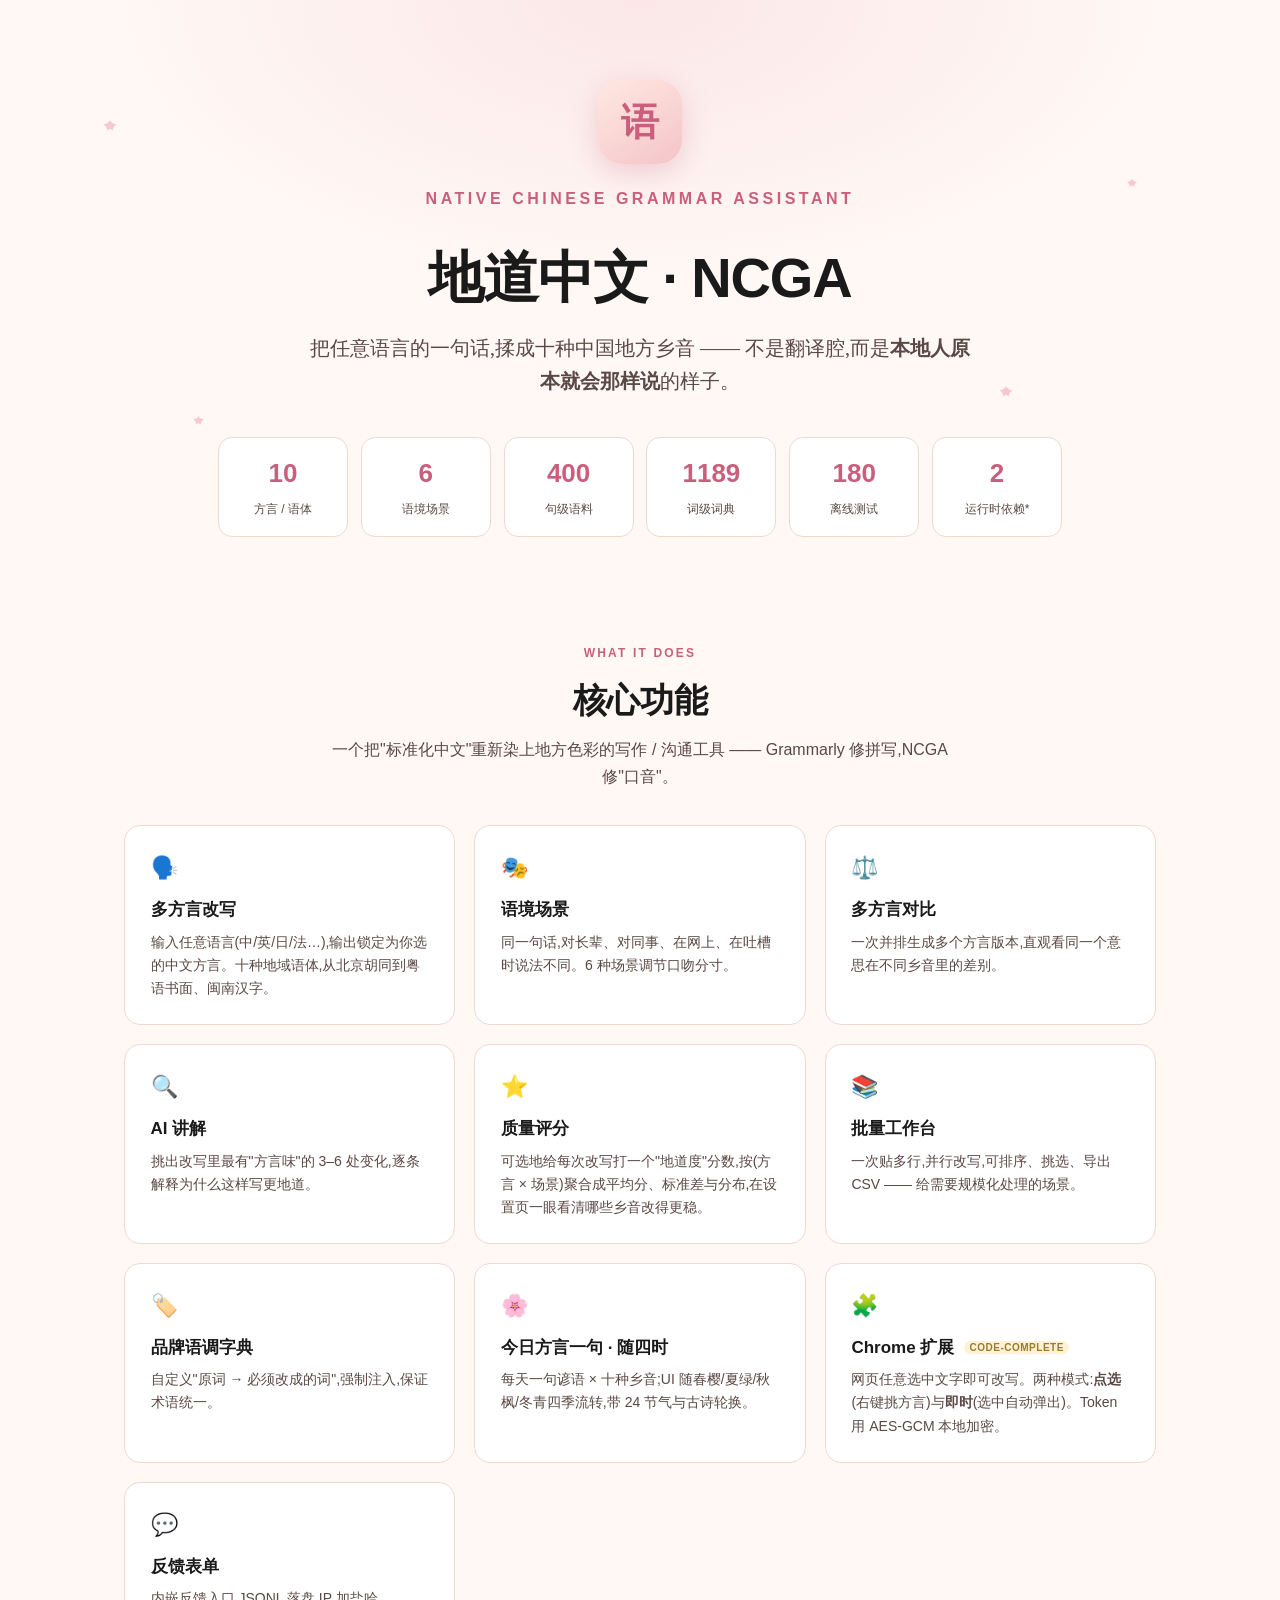
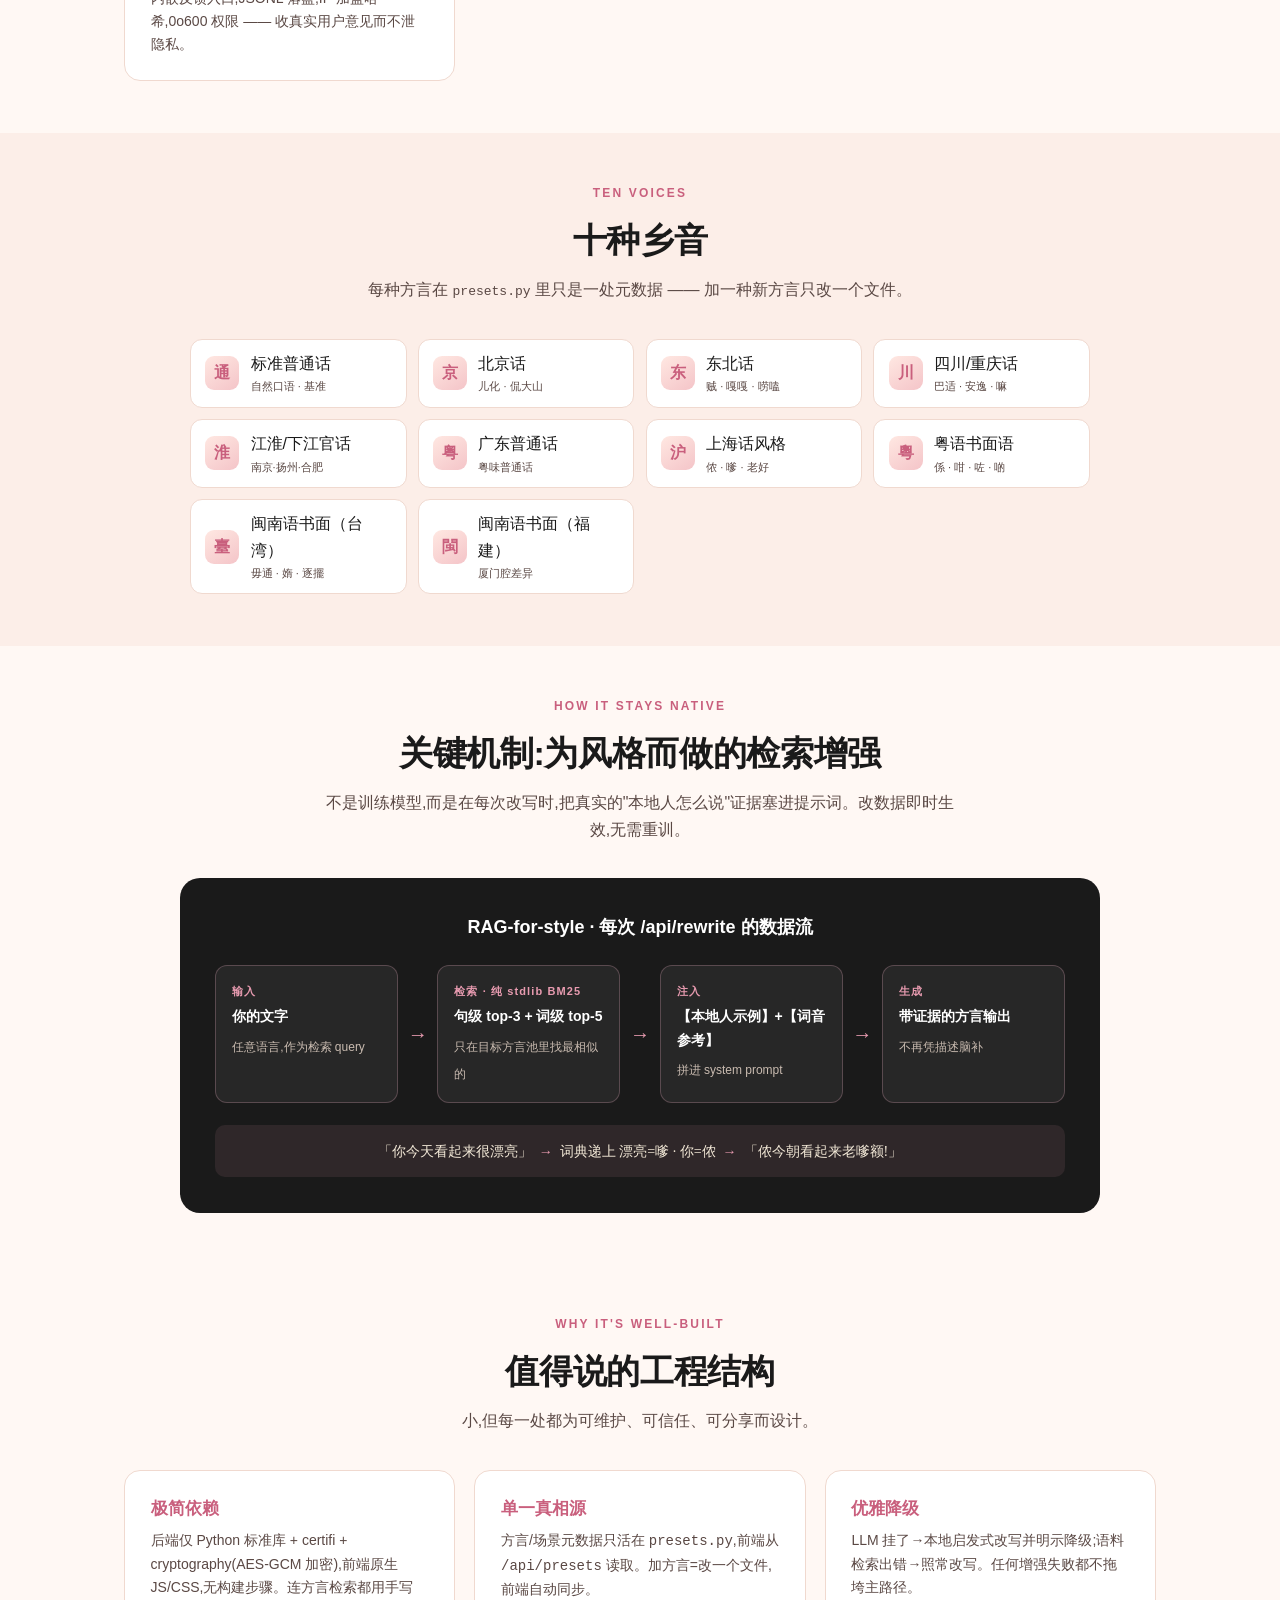
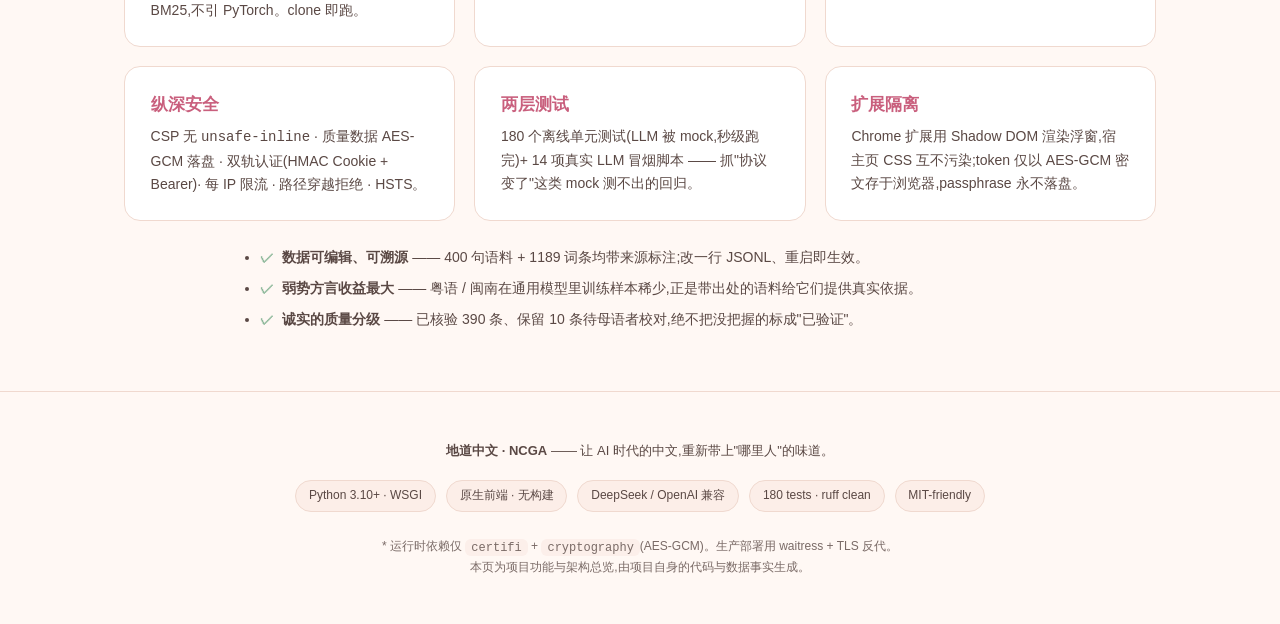
<file: docs/showcase.html>
<!doctype html>
<html lang="zh-CN">
<head>
<meta charset="utf-8">
<meta name="viewport" content="width=device-width, initial-scale=1">
<title>地道中文 · NCGA — 功能与架构总览</title>
<style>
  :root{
    --bg:#FFF8F4; --bg-soft:#FCEEE8; --ink:#1A1A1A; --ink-soft:#5A4844;
    --rule:#F0D9CF; --pink:#E89BB0; --pink-deep:#C95F7D; --green:#8FB99B;
    --gold:#C9A85E; --card:#FFFFFF;
    --serif:"Noto Serif SC","Songti SC",serif;
    --sans:"Inter","Noto Sans SC",-apple-system,BlinkMacSystemFont,"PingFang SC",sans-serif;
  }
  *{box-sizing:border-box;margin:0;padding:0}
  html{scroll-behavior:smooth}
  body{background:var(--bg);color:var(--ink);font-family:var(--sans);line-height:1.65;-webkit-font-smoothing:antialiased}
  .wrap{max-width:1080px;margin:0 auto;padding:0 1.5rem}

  /* hero */
  .hero{position:relative;text-align:center;padding:5rem 1.5rem 3.5rem;overflow:hidden;
        background:radial-gradient(ellipse 70% 80% at 50% 0%,rgba(232,155,176,.18),transparent 60%)}
  .hero .seal{display:inline-flex;align-items:center;justify-content:center;width:84px;height:84px;border-radius:24px;
       background:linear-gradient(145deg,#FFE8E2,#F4C4C8);box-shadow:0 8px 28px rgba(201,95,125,.25);margin-bottom:1.4rem;
       font-family:var(--serif);font-size:38px;color:var(--pink-deep);font-weight:700}
  .hero h1{font-size:clamp(34px,6vw,56px);font-weight:800;letter-spacing:-.02em;margin-bottom:.5rem}
  .hero .en{font-size:clamp(13px,2vw,16px);text-transform:uppercase;letter-spacing:.22em;color:var(--pink-deep);font-weight:600;margin-bottom:1.2rem}
  .hero .lede{max-width:660px;margin:0 auto;font-size:clamp(16px,2.4vw,20px);color:var(--ink-soft);font-family:var(--serif)}
  .petal{position:absolute;width:16px;height:16px;opacity:.7;
    background:url("data:image/svg+xml;utf8,<svg xmlns='http://www.w3.org/2000/svg' viewBox='0 0 24 24'><path d='M12 2 C14 6 18 8 22 8 C18 10 16 14 16 18 C14 14 10 14 8 18 C8 14 6 10 2 8 C6 8 10 6 12 2 Z' fill='%23F4B3C6'/></svg>") no-repeat center/contain}

  /* stats */
  .stats{display:flex;flex-wrap:wrap;justify-content:center;gap:.8rem;margin:2.4rem auto 0;max-width:860px}
  .stat{background:var(--card);border:1px solid var(--rule);border-radius:14px;padding:.9rem 1.3rem;min-width:130px;text-align:center}
  .stat b{display:block;font-size:26px;font-weight:800;color:var(--pink-deep);font-family:var(--sans)}
  .stat span{font-size:12px;color:var(--ink-soft)}

  section{padding:3.2rem 0}
  .kicker{text-align:center;font-size:12px;letter-spacing:.18em;text-transform:uppercase;color:var(--pink-deep);font-weight:700;margin-bottom:.5rem}
  h2{text-align:center;font-size:clamp(24px,4vw,34px);font-weight:800;letter-spacing:-.01em;margin-bottom:.6rem}
  .sub{text-align:center;color:var(--ink-soft);max-width:640px;margin:0 auto 2.2rem}

  .grid{display:grid;grid-template-columns:repeat(auto-fit,minmax(300px,1fr));gap:1.2rem}
  .card{background:var(--card);border:1px solid var(--rule);border-radius:16px;padding:1.5rem 1.6rem;transition:transform .2s,box-shadow .2s}
  .card:hover{transform:translateY(-3px);box-shadow:0 12px 30px rgba(0,0,0,.06)}
  .card .ic{font-size:22px;margin-bottom:.6rem}
  .card h3{font-size:17px;font-weight:700;margin-bottom:.4rem}
  .card h3 .tag{font-size:10px;font-weight:600;vertical-align:middle;margin-left:.5em;padding:.1em .55em;border-radius:999px;background:var(--bg-soft);color:var(--pink-deep);text-transform:uppercase;letter-spacing:.05em}
  .card h3 .tag.beta{background:#FFF1D6;color:#9A7B2E}
  .card p{font-size:14px;color:var(--ink-soft)}

  /* varieties */
  .varieties{background:var(--bg-soft)}
  .vlist{display:grid;grid-template-columns:repeat(auto-fill,minmax(200px,1fr));gap:.7rem;max-width:900px;margin:0 auto}
  .v{display:flex;align-items:center;gap:.7rem;background:var(--card);border:1px solid var(--rule);border-radius:12px;padding:.7rem .9rem}
  .v .glyph{width:34px;height:34px;flex:none;border-radius:9px;background:linear-gradient(145deg,#FFE8E2,#F4C4C8);display:flex;align-items:center;justify-content:center;font-family:var(--serif);font-weight:700;color:var(--pink-deep)}
  .v small{display:block;color:var(--ink-soft);font-size:11px}

  /* flow */
  .flow{background:var(--ink);color:#F4EAD8;border-radius:20px;padding:2.2rem;max-width:920px;margin:0 auto;font-family:var(--sans)}
  .flow h3{color:#fff;text-align:center;margin-bottom:1.4rem;font-size:18px}
  .pipe{display:flex;flex-wrap:wrap;align-items:stretch;gap:.6rem;justify-content:center}
  .step{flex:1;min-width:150px;background:rgba(255,255,255,.06);border:1px solid rgba(244,179,198,.25);border-radius:12px;padding:1rem}
  .step .n{font-size:11px;color:var(--pink);font-weight:700;letter-spacing:.1em}
  .step b{display:block;margin:.3rem 0;font-size:14px;color:#fff}
  .step span{font-size:12px;color:#C9BBB0}
  .arrow{align-self:center;color:var(--pink);font-size:20px}
  .flow .ex{margin-top:1.4rem;background:rgba(232,155,176,.1);border-radius:10px;padding:.9rem 1.1rem;font-family:var(--serif);font-size:14px;text-align:center}
  .flow .ex .ar{color:var(--pink);margin:0 .5em}

  /* arch */
  .arch .card h3{color:var(--pink-deep)}
  .why{max-width:760px;margin:1.6rem auto 0;font-size:14px;color:var(--ink-soft)}
  .why li{margin:.5rem 0;padding-left:1.4rem;position:relative}
  .why li::before{content:"✓";position:absolute;left:0;color:var(--green);font-weight:700}

  footer{text-align:center;padding:3rem 1.5rem;color:var(--ink-soft);font-size:13px;border-top:1px solid var(--rule)}
  footer code{background:var(--bg-soft);padding:.15em .5em;border-radius:6px;font-size:12px}
  .badge{display:inline-block;margin:.2rem;padding:.3rem .8rem;border-radius:999px;background:var(--bg-soft);border:1px solid var(--rule);font-size:12px;color:var(--ink-soft)}
  @media(max-width:600px){.arrow{display:none}}
</style>
</head>
<body>

<header class="hero">
  <div class="petal" style="left:8%;top:20%"></div>
  <div class="petal" style="left:88%;top:30%;width:12px;height:12px"></div>
  <div class="petal" style="left:78%;top:65%"></div>
  <div class="petal" style="left:15%;top:70%;width:13px;height:13px"></div>
  <div class="seal">语</div>
  <div class="en">Native Chinese Grammar Assistant</div>
  <h1>地道中文 · NCGA</h1>
  <p class="lede">把任意语言的一句话,揉成十种中国地方乡音 —— 不是翻译腔,而是<strong>本地人原本就会那样说</strong>的样子。</p>
  <div class="stats">
    <div class="stat"><b>10</b><span>方言 / 语体</span></div>
    <div class="stat"><b>6</b><span>语境场景</span></div>
    <div class="stat"><b>400</b><span>句级语料</span></div>
    <div class="stat"><b>1189</b><span>词级词典</span></div>
    <div class="stat"><b>180</b><span>离线测试</span></div>
    <div class="stat"><b>2</b><span>运行时依赖*</span></div>
  </div>
</header>

<section>
  <div class="wrap">
    <div class="kicker">What it does</div>
    <h2>核心功能</h2>
    <p class="sub">一个把"标准化中文"重新染上地方色彩的写作 / 沟通工具 —— Grammarly 修拼写,NCGA 修"口音"。</p>
    <div class="grid">
      <div class="card"><div class="ic">🗣️</div><h3>多方言改写</h3><p>输入任意语言(中/英/日/法…),输出锁定为你选的中文方言。十种地域语体,从北京胡同到粤语书面、闽南汉字。</p></div>
      <div class="card"><div class="ic">🎭</div><h3>语境场景</h3><p>同一句话,对长辈、对同事、在网上、在吐槽时说法不同。6 种场景调节口吻分寸。</p></div>
      <div class="card"><div class="ic">⚖️</div><h3>多方言对比</h3><p>一次并排生成多个方言版本,直观看同一个意思在不同乡音里的差别。</p></div>
      <div class="card"><div class="ic">🔍</div><h3>AI 讲解</h3><p>挑出改写里最有"方言味"的 3–6 处变化,逐条解释为什么这样写更地道。</p></div>
      <div class="card"><div class="ic">⭐</div><h3>质量评分</h3><p>可选地给每次改写打一个"地道度"分数,按(方言 × 场景)聚合成平均分、标准差与分布,在设置页一眼看清哪些乡音改得更稳。</p></div>
      <div class="card"><div class="ic">📚</div><h3>批量工作台</h3><p>一次贴多行,并行改写,可排序、挑选、导出 CSV —— 给需要规模化处理的场景。</p></div>
      <div class="card"><div class="ic">🏷️</div><h3>品牌语调字典</h3><p>自定义"原词 → 必须改成的词",强制注入,保证术语统一。</p></div>
      <div class="card"><div class="ic">🌸</div><h3>今日方言一句 · 随四时</h3><p>每天一句谚语 × 十种乡音;UI 随春樱/夏绿/秋枫/冬青四季流转,带 24 节气与古诗轮换。</p></div>
      <div class="card"><div class="ic">🧩</div><h3>Chrome 扩展 <span class="tag beta">code-complete</span></h3><p>网页任意选中文字即可改写。两种模式:<strong>点选</strong>(右键挑方言)与<strong>即时</strong>(选中自动弹出)。Token 用 AES-GCM 本地加密。</p></div>
      <div class="card"><div class="ic">💬</div><h3>反馈表单</h3><p>内嵌反馈入口,JSONL 落盘,IP 加盐哈希,0o600 权限 —— 收真实用户意见而不泄隐私。</p></div>
    </div>
  </div>
</section>

<section class="varieties">
  <div class="wrap">
    <div class="kicker">Ten voices</div>
    <h2>十种乡音</h2>
    <p class="sub">每种方言在 <code>presets.py</code> 里只是一处元数据 —— 加一种新方言只改一个文件。</p>
    <div class="vlist">
      <div class="v"><div class="glyph">通</div><div>标准普通话<small>自然口语 · 基准</small></div></div>
      <div class="v"><div class="glyph">京</div><div>北京话<small>儿化 · 侃大山</small></div></div>
      <div class="v"><div class="glyph">东</div><div>东北话<small>贼 · 嘎嘎 · 唠嗑</small></div></div>
      <div class="v"><div class="glyph">川</div><div>四川/重庆话<small>巴适 · 安逸 · 嘛</small></div></div>
      <div class="v"><div class="glyph">淮</div><div>江淮/下江官话<small>南京·扬州·合肥</small></div></div>
      <div class="v"><div class="glyph">粤</div><div>广东普通话<small>粤味普通话</small></div></div>
      <div class="v"><div class="glyph">沪</div><div>上海话风格<small>侬 · 嗲 · 老好</small></div></div>
      <div class="v"><div class="glyph">粵</div><div>粤语书面语<small>係 · 咁 · 咗 · 啲</small></div></div>
      <div class="v"><div class="glyph">臺</div><div>闽南语书面（台湾）<small>毋通 · 媠 · 逐擺</small></div></div>
      <div class="v"><div class="glyph">閩</div><div>闽南语书面（福建）<small>厦门腔差异</small></div></div>
    </div>
  </div>
</section>

<section>
  <div class="wrap">
    <div class="kicker">How it stays native</div>
    <h2>关键机制:为风格而做的检索增强</h2>
    <p class="sub">不是训练模型,而是在每次改写时,把真实的"本地人怎么说"证据塞进提示词。改数据即时生效,无需重训。</p>
    <div class="flow">
      <h3>RAG-for-style · 每次 /api/rewrite 的数据流</h3>
      <div class="pipe">
        <div class="step"><div class="n">输入</div><b>你的文字</b><span>任意语言,作为检索 query</span></div>
        <div class="arrow">→</div>
        <div class="step"><div class="n">检索 · 纯 stdlib BM25</div><b>句级 top-3 + 词级 top-5</b><span>只在目标方言池里找最相似的</span></div>
        <div class="arrow">→</div>
        <div class="step"><div class="n">注入</div><b>【本地人示例】+【词音参考】</b><span>拼进 system prompt</span></div>
        <div class="arrow">→</div>
        <div class="step"><div class="n">生成</div><b>带证据的方言输出</b><span>不再凭描述脑补</span></div>
      </div>
      <div class="ex">「你今天看起来很漂亮」<span class="ar">→</span>词典递上 漂亮=嗲 · 你=侬<span class="ar">→</span>「侬今朝看起来老嗲额!」</div>
    </div>
  </div>
</section>

<section class="arch">
  <div class="wrap">
    <div class="kicker">Why it's well-built</div>
    <h2>值得说的工程结构</h2>
    <p class="sub">小,但每一处都为可维护、可信任、可分享而设计。</p>
    <div class="grid">
      <div class="card"><h3>极简依赖</h3><p>后端仅 Python 标准库 + certifi + cryptography(AES-GCM 加密),前端原生 JS/CSS,无构建步骤。连方言检索都用手写 BM25,不引 PyTorch。clone 即跑。</p></div>
      <div class="card"><h3>单一真相源</h3><p>方言/场景元数据只活在 <code>presets.py</code>,前端从 <code>/api/presets</code> 读取。加方言=改一个文件,前端自动同步。</p></div>
      <div class="card"><h3>优雅降级</h3><p>LLM 挂了→本地启发式改写并明示降级;语料检索出错→照常改写。任何增强失败都不拖垮主路径。</p></div>
      <div class="card"><h3>纵深安全</h3><p>CSP 无 <code>unsafe-inline</code> · 质量数据 AES-GCM 落盘 · 双轨认证(HMAC Cookie + Bearer)· 每 IP 限流 · 路径穿越拒绝 · HSTS。</p></div>
      <div class="card"><h3>两层测试</h3><p>180 个离线单元测试(LLM 被 mock,秒级跑完)+ 14 项真实 LLM 冒烟脚本 —— 抓"协议变了"这类 mock 测不出的回归。</p></div>
      <div class="card"><h3>扩展隔离</h3><p>Chrome 扩展用 Shadow DOM 渲染浮窗,宿主页 CSS 互不污染;token 仅以 AES-GCM 密文存于浏览器,passphrase 永不落盘。</p></div>
    </div>
    <ul class="why">
      <li><b>数据可编辑、可溯源</b> —— 400 句语料 + 1189 词条均带来源标注;改一行 JSONL、重启即生效。</li>
      <li><b>弱势方言收益最大</b> —— 粤语 / 闽南在通用模型里训练样本稀少,正是带出处的语料给它们提供真实依据。</li>
      <li><b>诚实的质量分级</b> —— 已核验 390 条、保留 10 条待母语者校对,绝不把没把握的标成"已验证"。</li>
    </ul>
  </div>
</section>

<footer>
  <div class="wrap">
    <p style="margin-bottom:1rem"><strong>地道中文 · NCGA</strong> —— 让 AI 时代的中文,重新带上"哪里人"的味道。</p>
    <span class="badge">Python 3.10+ · WSGI</span>
    <span class="badge">原生前端 · 无构建</span>
    <span class="badge">DeepSeek / OpenAI 兼容</span>
    <span class="badge">180 tests · ruff clean</span>
    <span class="badge">MIT-friendly</span>
    <p style="margin-top:1.4rem;font-size:12px;opacity:.8">* 运行时依赖仅 <code>certifi</code> + <code>cryptography</code>(AES-GCM)。生产部署用 waitress + TLS 反代。<br>
    本页为项目功能与架构总览,由项目自身的代码与数据事实生成。</p>
  </div>
</footer>

</body>
</html>
</file>
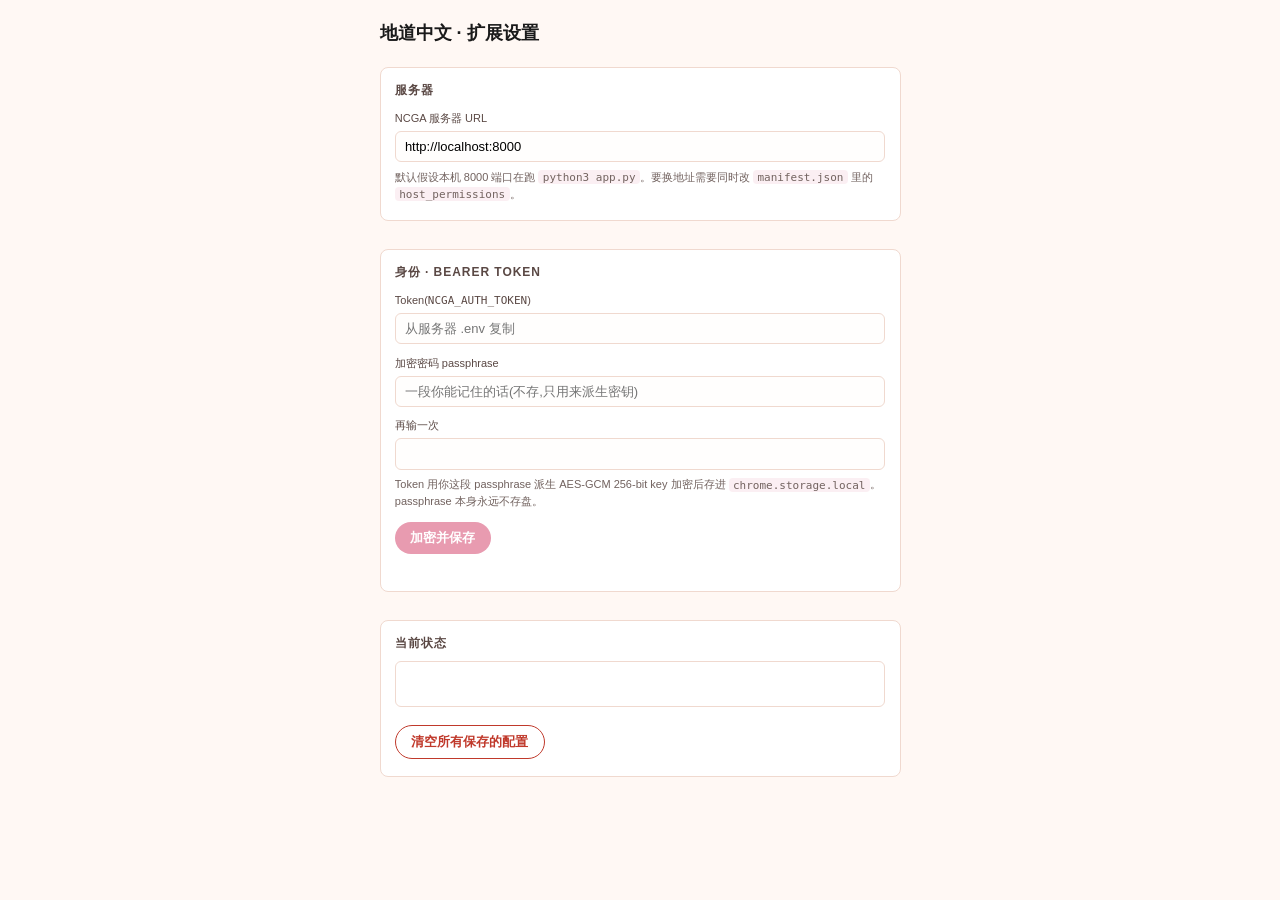
<file: extension/options/options.html>
<!doctype html>
<html lang="zh-CN">
<head>
  <meta charset="utf-8">
  <title>地道中文 · 设置</title>
  <link rel="stylesheet" href="options.css">
</head>
<body>
  <main class="wrap">
    <h1>地道中文 · 扩展设置</h1>

    <section class="grp">
      <h2>服务器</h2>
      <label for="server-url">NCGA 服务器 URL</label>
      <input id="server-url" type="text" placeholder="http://localhost:8000" value="http://localhost:8000">
      <p class="hint">默认假设本机 8000 端口在跑 <code>python3 app.py</code>。要换地址需要同时改 <code>manifest.json</code> 里的 <code>host_permissions</code>。</p>
    </section>

    <section class="grp">
      <h2>身份 · Bearer Token</h2>
      <label for="token">Token(<code>NCGA_AUTH_TOKEN</code>)</label>
      <input id="token" type="password" placeholder="从服务器 .env 复制" autocomplete="off">
      <label for="passphrase">加密密码 passphrase</label>
      <input id="passphrase" type="password" placeholder="一段你能记住的话(不存,只用来派生密钥)" autocomplete="off">
      <label for="passphrase2">再输一次</label>
      <input id="passphrase2" type="password" autocomplete="off">
      <p class="hint">Token 用你这段 passphrase 派生 AES-GCM 256-bit key 加密后存进 <code>chrome.storage.local</code>。passphrase 本身永远不存盘。</p>
      <button id="save-btn" class="primary">加密并保存</button>
      <p id="save-msg" class="msg"></p>
    </section>

    <section class="grp">
      <h2>当前状态</h2>
      <pre id="status-out" class="status"></pre>
      <button id="clear-btn" class="danger">清空所有保存的配置</button>
    </section>
  </main>
  <script src="options.js" type="module"></script>
</body>
</html>
</file>
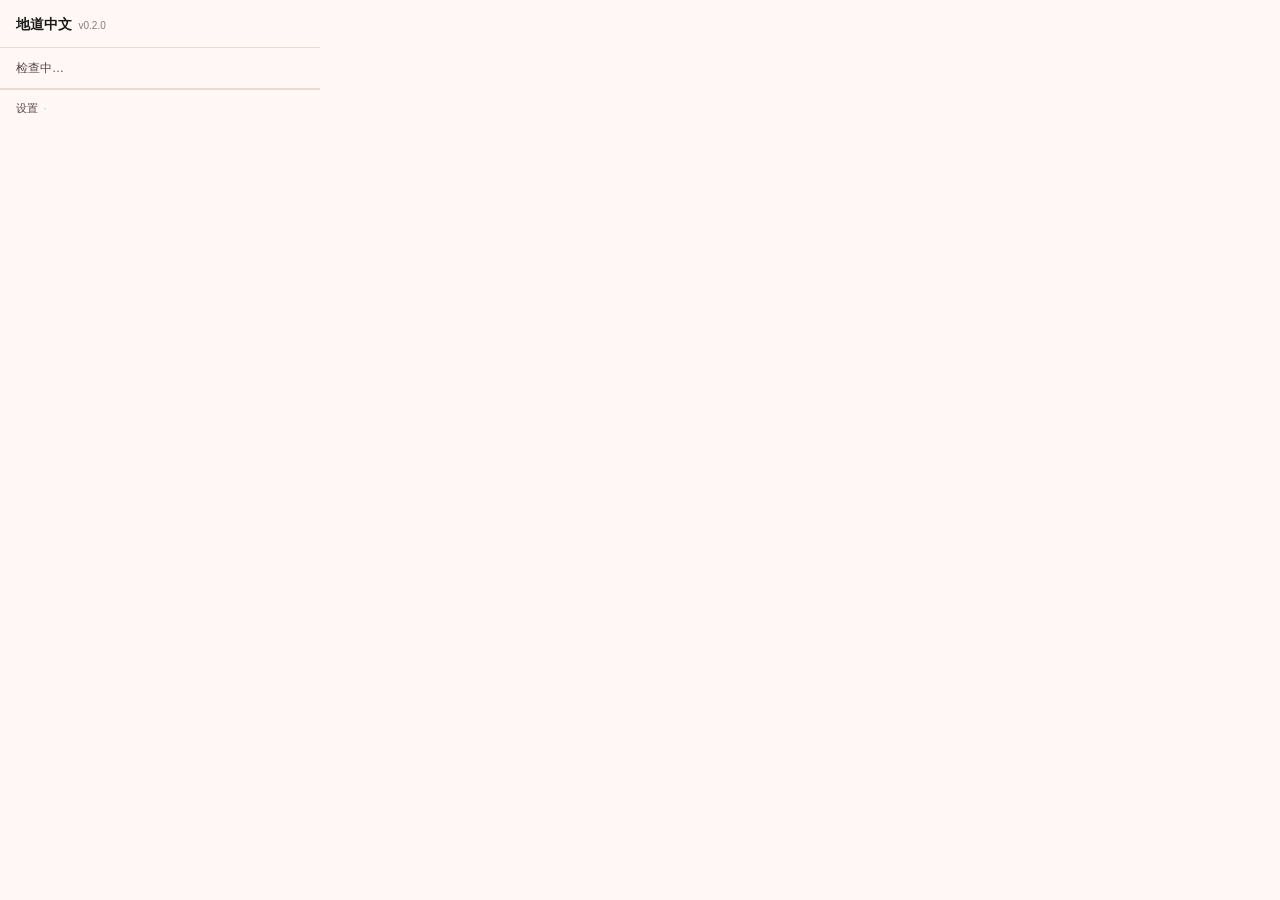
<file: extension/popup/popup.html>
<!doctype html>
<html lang="zh-CN">
<head>
  <meta charset="utf-8">
  <title>地道中文 · NCGA</title>
  <link rel="stylesheet" href="popup.css">
</head>
<body>
  <header class="hdr">
    <h1>地道中文</h1>
    <span class="ver">v0.2.0</span>
  </header>

  <section id="status" class="status">
    <div id="status-line">检查中…</div>
  </section>

  <!-- Unlock panel: shown when token is locked (passphrase needed) -->
  <section id="unlock-panel" class="panel hidden">
    <label for="passphrase">解锁 passphrase</label>
    <input id="passphrase" type="password" autocomplete="off" placeholder="…" autofocus>
    <button id="unlock-btn" class="primary">解锁</button>
    <p id="unlock-err" class="err"></p>
  </section>

  <!-- Quick-rewrite panel: shown when ready -->
  <section id="rewrite-panel" class="panel hidden">
    <div class="mode-switch" role="radiogroup" aria-label="网页改写模式">
      <span class="mode-title">网页改写模式</span>
      <div class="mode-opts">
        <button type="button" class="mode-opt" data-mode="on_demand" role="radio" aria-checked="true">点选</button>
        <button type="button" class="mode-opt" data-mode="instant" role="radio" aria-checked="false">即时</button>
      </div>
      <p class="mode-hint" id="mode-hint"></p>
      <div class="row">
        <label for="default-action" class="small">即时默认动作</label>
        <select id="default-action">
          <optgroup label="改写为(方言)">
            <option value="variety:standard_putonghua">标准普通话</option>
            <option value="variety:beijing_mandarin">北京话</option>
            <option value="variety:dongbei_mandarin">东北话</option>
            <option value="variety:sichuan_chongqing_mandarin">川渝话</option>
            <option value="variety:jianghuai_or_lower_yangtze_mandarin">江淮话</option>
            <option value="variety:guangdong_mandarin">广东普通话</option>
            <option value="variety:shanghai_mandarin_style">上海话风格</option>
            <option value="variety:cantonese_written">粤语书面语</option>
            <option value="variety:hokkien_written">台湾闽南语</option>
            <option value="variety:minnan_written">福建闽南语</option>
          </optgroup>
          <optgroup label="文本工具">
            <option value="mode:polish">润色</option>
            <option value="mode:translate">中英互译</option>
            <option value="mode:summarize">总结</option>
            <option value="mode:explain">白话解释</option>
          </optgroup>
        </select>
      </div>
    </div>
    <label for="text">在弹窗里改写</label>
    <textarea id="text" rows="3" placeholder="贴一段话…"></textarea>
    <div class="row">
      <label for="variety" class="small">改写为</label>
      <select id="variety">
        <option value="standard_putonghua">标准普通话</option>
        <option value="beijing_mandarin">北京话</option>
        <option value="dongbei_mandarin">东北话</option>
        <option value="sichuan_chongqing_mandarin">川渝话</option>
        <option value="jianghuai_or_lower_yangtze_mandarin">江淮话</option>
        <option value="guangdong_mandarin">广东普通话</option>
        <option value="shanghai_mandarin_style" selected>上海话风格</option>
        <option value="cantonese_written">粤语书面语</option>
        <option value="hokkien_written">台湾闽南语</option>
        <option value="minnan_written">福建闽南语</option>
      </select>
    </div>
    <button id="rewrite-btn" class="primary">改写</button>
    <div class="tools">
      <span class="tools-title">文本工具</span>
      <div class="tools-btns">
        <button type="button" class="tool-btn" data-mode="polish">润色</button>
        <button type="button" class="tool-btn" data-mode="translate">中英互译</button>
        <button type="button" class="tool-btn" data-mode="summarize">总结</button>
        <button type="button" class="tool-btn" data-mode="explain">白话解释</button>
      </div>
    </div>
    <pre id="result" class="result"></pre>
  </section>

  <footer class="ftr">
    <a id="open-options" href="#">设置</a>
    <span class="dot">·</span>
    <a id="lock-btn" href="#" class="hidden">锁回去</a>
  </footer>

  <script src="popup.js" type="module"></script>
</body>
</html>
</file>
<file: extension/options/options.css>
/* extension/options/options.css */
:root {
  --bg: #FFF8F4;
  --text: #1A1A1A;
  --text-soft: #5A4844;
  --accent: #E89BB0;
  --accent-deep: #C95F7D;
  --rule: #F0D9CF;
  --err: #C0392B;
  --ok: #2F6B3E;
  --font: 'Noto Sans SC', -apple-system, BlinkMacSystemFont, sans-serif;
}
* { box-sizing: border-box; }
html, body { margin: 0; padding: 0; background: var(--bg); color: var(--text); font-family: var(--font); font-size: 13px; line-height: 1.55; }
.wrap { max-width: 560px; padding: 1.5rem 1.5rem 3rem; margin: 0 auto; }

h1 { font-size: 18px; margin: 0 0 1.5rem; font-weight: 700; }
h2 { font-size: 12px; text-transform: uppercase; letter-spacing: 0.08em; color: var(--text-soft); margin: 0 0 0.6rem; font-weight: 600; }

.grp { margin: 0 0 2.2rem; padding: 1rem 1.1rem 1.3rem; background: #FFFFFF; border: 1px solid var(--rule); border-radius: 8px; }

label { display: block; font-size: 11px; color: var(--text-soft); margin: 0.8rem 0 0.3rem; }
input[type=text], input[type=password] {
  width: 100%;
  padding: 0.55rem 0.7rem;
  border: 1px solid var(--rule);
  border-radius: 6px;
  font-family: var(--font);
  font-size: 13px;
  background: #FFFEFD;
}
input:focus { outline: 2px solid var(--accent); outline-offset: -1px; border-color: var(--accent); }

.hint { font-size: 11px; color: var(--text-soft); opacity: 0.85; margin: 0.5rem 0 0; }
.hint code { font-family: 'JetBrains Mono', ui-monospace, Menlo, monospace; background: rgba(232,155,176,0.18); padding: 0.05em 0.4em; border-radius: 4px; font-size: 11px; }

button {
  margin-top: 0.9rem;
  padding: 0.55rem 1.2rem;
  border: 0;
  border-radius: 999px;
  font-family: var(--font);
  font-weight: 600;
  font-size: 13px;
  cursor: pointer;
  transition: background 0.15s, transform 0.1s;
}
button.primary { background: var(--accent); color: #FFFFFF; }
button.primary:hover { background: var(--accent-deep); transform: translateY(-1px); }
button.primary:disabled { opacity: 0.55; cursor: not-allowed; transform: none; }
button.danger { background: transparent; color: var(--err); border: 1px solid var(--err); }
button.danger:hover { background: var(--err); color: #FFFFFF; }

.msg { margin: 0.6rem 0 0; font-size: 12px; min-height: 1em; }
.msg.ok { color: var(--ok); }
.msg.err { color: var(--err); }

.status { font-family: 'JetBrains Mono', ui-monospace, Menlo, monospace; font-size: 11.5px; background: #FFFFFF; border: 1px solid var(--rule); border-radius: 6px; padding: 0.8rem 1rem; white-space: pre-wrap; word-break: break-all; margin: 0 0 0.5rem; min-height: 4em; color: var(--text-soft); }
</file>
<file: extension/popup/popup.css>
/* extension/popup/popup.css */
/* Minimal — popup is 320x auto, designed to feel light & quick. */

:root {
  --bg: #FFF8F4;
  --text: #1A1A1A;
  --text-soft: #5A4844;
  --accent: #E89BB0;
  --accent-deep: #C95F7D;
  --rule: #F0D9CF;
  --err: #C0392B;
  --font: 'Noto Sans SC', -apple-system, BlinkMacSystemFont, 'PingFang SC', sans-serif;
}

* { box-sizing: border-box; }
html, body { margin: 0; padding: 0; font-family: var(--font); background: var(--bg); color: var(--text); }
body { width: 320px; font-size: 13px; line-height: 1.5; }

.hdr {
  display: flex; align-items: baseline; gap: 0.5em;
  padding: 0.9rem 1rem 0.7rem;
  border-bottom: 1px solid var(--rule);
}
.hdr h1 { margin: 0; font-size: 14px; font-weight: 700; }
.hdr .ver { font-size: 10px; color: var(--text-soft); opacity: 0.7; }

.status { padding: 0.7rem 1rem; font-size: 12px; color: var(--text-soft); border-bottom: 1px solid var(--rule); }
.status .ok { color: #2F6B3E; }
.status .warn { color: #B5491D; }
.status .err { color: var(--err); }

.panel { padding: 0.8rem 1rem; }
.hidden { display: none !important; }

.panel label { display: block; font-size: 11px; color: var(--text-soft); margin-bottom: 0.35rem; text-transform: uppercase; letter-spacing: 0.05em; }
.panel input,
.panel textarea,
.panel select {
  width: 100%;
  padding: 0.5rem 0.6rem;
  border: 1px solid var(--rule);
  border-radius: 6px;
  font-family: var(--font);
  font-size: 13px;
  background: #FFFFFF;
}
.panel input:focus,
.panel textarea:focus,
.panel select:focus { outline: 2px solid var(--accent); outline-offset: -1px; border-color: var(--accent); }

.panel textarea { resize: vertical; min-height: 4em; }

.row { display: flex; align-items: center; gap: 0.5em; margin-top: 0.5rem; }
.row label.small { margin: 0; font-size: 10px; white-space: nowrap; }
.row select { flex: 1; }

button.primary {
  width: 100%;
  margin-top: 0.7rem;
  padding: 0.55rem 0.8rem;
  border: 0;
  border-radius: 999px;
  background: var(--accent);
  color: #FFFFFF;
  font-family: var(--font);
  font-weight: 600;
  font-size: 13px;
  cursor: pointer;
  transition: background 0.15s, transform 0.1s;
}
button.primary:hover { background: var(--accent-deep); transform: translateY(-1px); }
button.primary:disabled { opacity: 0.5; cursor: not-allowed; transform: none; }

.result {
  margin: 0.7rem 0 0;
  padding: 0.7rem 0.8rem;
  border-left: 3px solid var(--accent);
  background: #FFFFFF;
  font-family: 'Noto Serif SC', serif;
  font-size: 14px;
  line-height: 1.7;
  white-space: pre-wrap;
  word-break: break-word;
  min-height: 1em;
}
.result:empty { display: none; }

.degraded-chip {
  display: block;
  width: fit-content;
  margin: 0 0 0.4rem;
  padding: 0.1em 0.6em;
  border: 1px solid #EED9B8;
  border-radius: 999px;
  background: #FDF3E7;
  color: #B5491D;
  font-family: var(--font);
  font-size: 10px;
  font-weight: 600;
  white-space: normal;
}

.tools { margin-top: 0.7rem; }
.tools-title {
  display: block;
  font-size: 10px;
  text-transform: uppercase;
  letter-spacing: 0.05em;
  color: var(--text-soft);
  margin-bottom: 0.35rem;
}
.tools-btns { display: flex; gap: 0.35em; }
.tool-btn {
  flex: 1;
  border: 1px solid var(--rule);
  background: #FFFFFF;
  color: var(--text-soft);
  padding: 0.35rem 0.3rem;
  border-radius: 999px;
  font-family: var(--font);
  font-size: 11px;
  font-weight: 600;
  cursor: pointer;
  white-space: nowrap;
  transition: background 0.15s, color 0.15s, border-color 0.15s;
}
.tool-btn:hover:not(:disabled) { color: var(--accent-deep); border-color: var(--accent); }
/* last-used mode (lastTransformMode pref) gets the accent outline */
.tool-btn.is-last { border-color: var(--accent); color: var(--accent-deep); background: #FCEEE8; }
.tool-btn:disabled { opacity: 0.5; cursor: not-allowed; }

/* which model answered — shown for 白话解释 (per-mode routing to pro tier) */
.model-chip {
  display: block;
  width: fit-content;
  margin: 0 0 0.4rem;
  padding: 0.1em 0.6em;
  border: 1px solid #E5DAD5;
  border-radius: 999px;
  background: #F6EFEB;
  color: #8A7770;
  font-family: var(--font);
  font-size: 10px;
  font-weight: 600;
  white-space: normal;
}

.err {
  margin: 0.4rem 0 0;
  color: var(--err);
  font-size: 11px;
  min-height: 1em;
}

.ftr {
  display: flex; align-items: center; gap: 0.5em;
  padding: 0.6rem 1rem;
  border-top: 1px solid var(--rule);
  font-size: 11px;
  color: var(--text-soft);
}
.ftr a { color: var(--text-soft); text-decoration: none; }
.ftr a:hover { color: var(--accent-deep); text-decoration: underline; }
.ftr .dot { opacity: 0.4; }

.mode-switch {
  margin: 0 0 0.9rem;
  padding: 0.6rem 0.7rem;
  background: #FCEEE8;
  border: 1px solid var(--rule);
  border-radius: 8px;
}
.mode-title {
  display: block;
  font-size: 10px;
  text-transform: uppercase;
  letter-spacing: 0.05em;
  color: var(--text-soft);
  margin-bottom: 0.45rem;
}
.mode-opts {
  display: inline-flex;
  background: #FFFFFF;
  border: 1px solid var(--rule);
  border-radius: 999px;
  padding: 3px;
  gap: 2px;
}
.mode-opt {
  border: 0;
  background: transparent;
  color: var(--text-soft);
  padding: 0.35rem 1.1rem;
  border-radius: 999px;
  font-family: var(--font);
  font-size: 12px;
  font-weight: 600;
  cursor: pointer;
  transition: background 0.15s, color 0.15s;
}
.mode-opt[aria-checked="true"] {
  background: var(--accent);
  color: #FFFFFF;
}
.mode-opt:hover:not([aria-checked="true"]) { color: var(--accent-deep); }
.mode-hint {
  margin: 0.5rem 0 0;
  font-size: 11px;
  line-height: 1.5;
  color: var(--text-soft);
  min-height: 1.4em;
}
</file>
